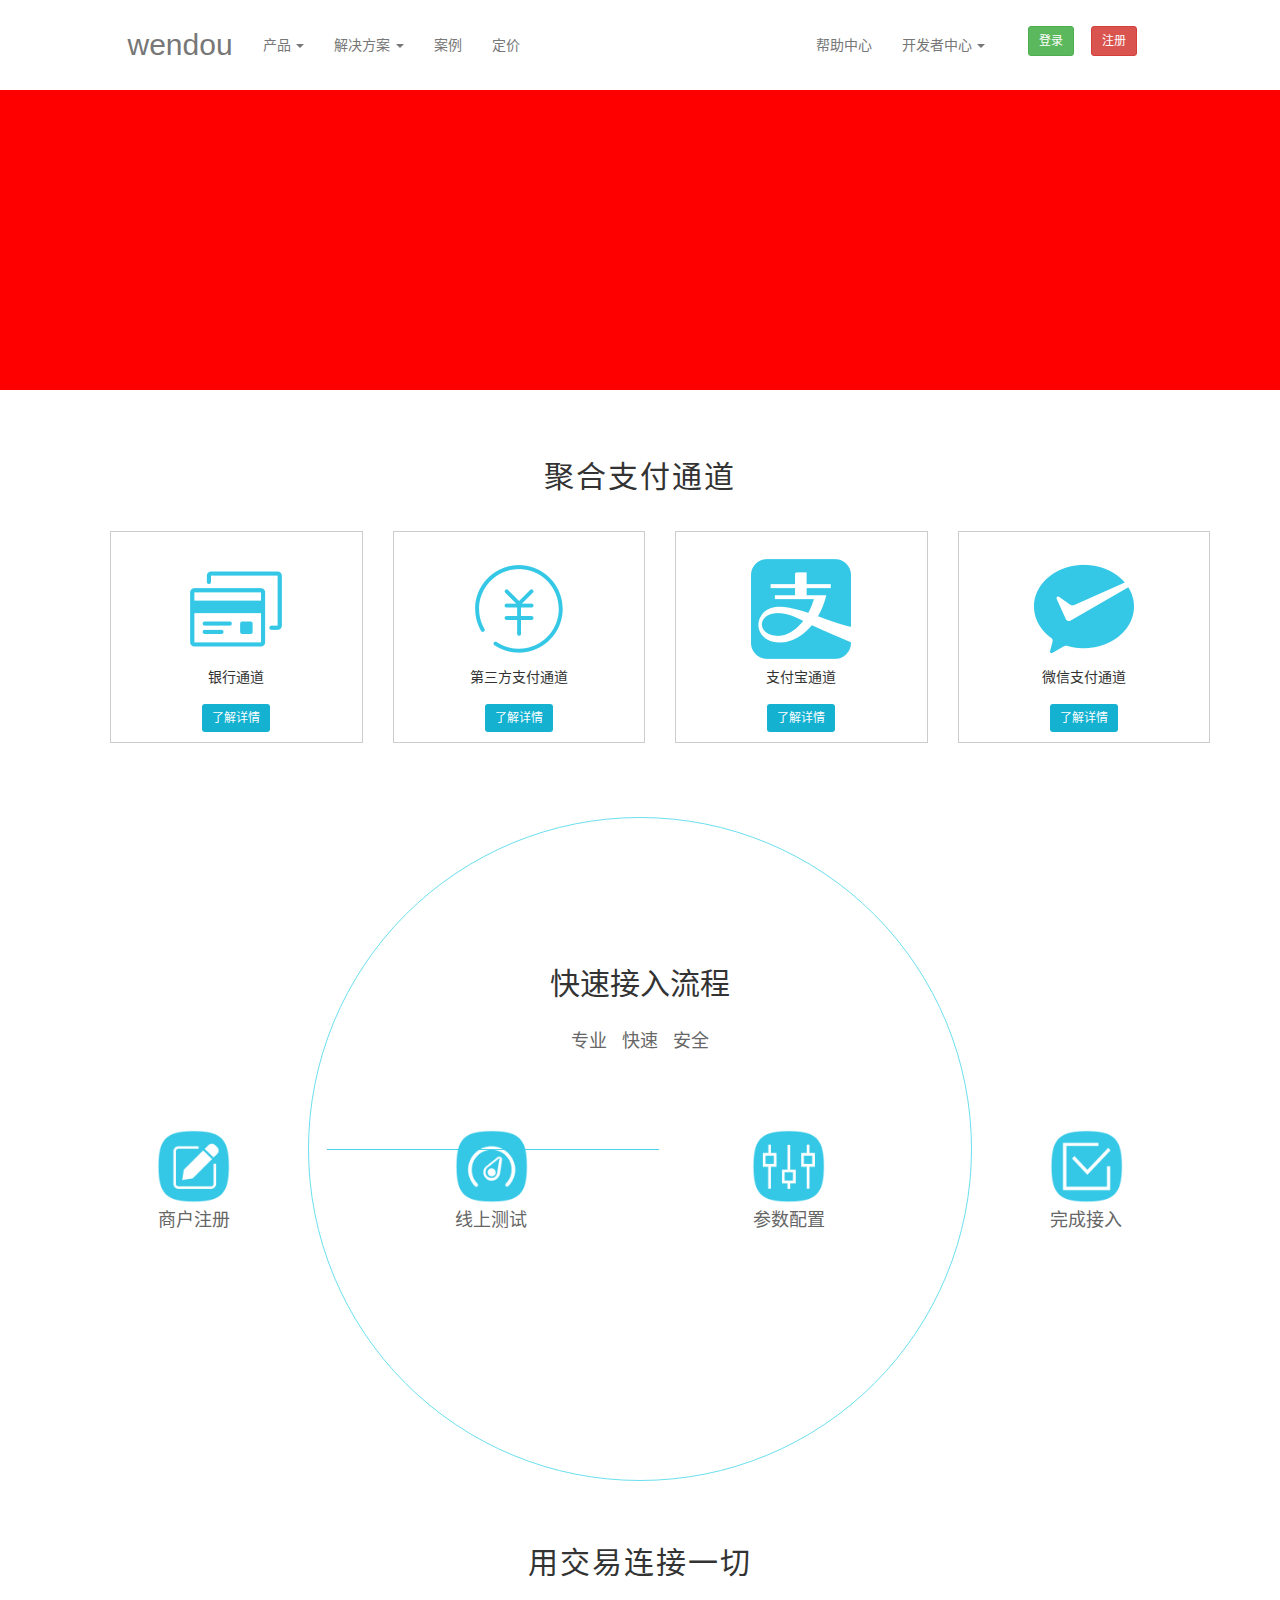
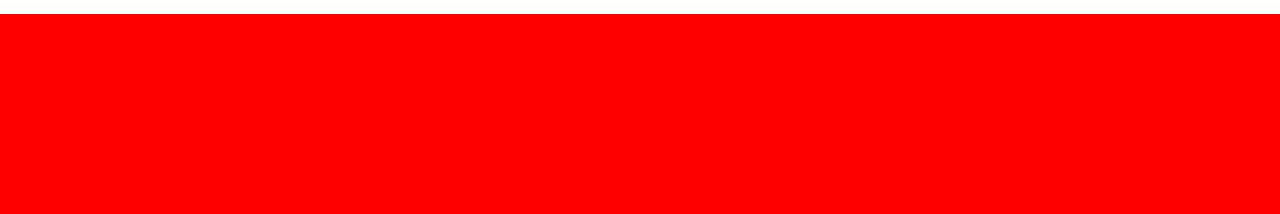
<file: wen/index.html>
<!DOCTYPE html>
<html lang="zh-CN">
  <head>
    <meta charset="utf-8">
    <title>北京问斗网络科技有限公司</title>
    <!-- <meta http-equiv="X-UA-Compatible" content="IE=edge"> -->
    <meta http-equiv="X-UA-Compatible" content="IE=edge,chrome=1" />
     <meta name="keywords" content="问斗,支付SDK,支付开发,支付接入,聚合支付,支付,app支付,移动应用支付,支付平台,在线支付,游戏支付,网上支付,网络支付,统一支付平台,手机支付平台,手机支付,手机网上支付,快捷支付,一键支付,电子支付,安全支付,第三方支付接口,支付宝支付,支付宝接口,移动支付,在线支付,第三方支付,支付平台,银联支付,银联在线支付,银联快捷支付,银行支付,网银支付平台,网银支付,pos支付,app支付,支付接口,支付API,支付宝接口,微信支付接口,银联支付接口,支付云服务,微信红包,红包SDK,微信支付,支付宝支付"/>
    <meta name="viewport" content="width=device-width, initial-scale=1">
    <meta name="theme-color" content="#ffffff">
    <link href="./css/bootstrap.min.css" rel="stylesheet">
    <link rel="stylesheet" href="./css/index.css">
   <!--  <link rel="stylesheet" href="./css/app.css"> -->

    <script src="./js/jquery-3.2.1.min.js"></script>
    <script src="./js/bootstrap.min.js"></script>
    <script src="./js/index.js"></script>
    <script src="./js/app.js"></script>
  </head>
  <body>
    <!-- 导航  -->
    <nav class="navbar navbar-default" id="nav">
        <div class="container-fluid">
            <!-- Brand and toggle get grouped for better mobile display -->
            <div class="navbar-header" id="navHeader">
              <button type="button" class="navbar-toggle collapsed" data-toggle="collapse" data-target="#bs-example-navbar-collapse-1" aria-expanded="false">
                <span class="sr-only"></span>
                <span class="icon-bar"></span>
                <span class="icon-bar"></span>
                <span class="icon-bar"></span>
              </button>
              <a class="navbar-brand" href="#" style="font-size:30px;">
                  wendou
              </a>
            </div>

            <!-- Collect the nav links, forms, and other content for toggling -->
            <div class="collapse navbar-collapse" id="bs-example-navbar-collapse-1">
                  <ul class="nav navbar-nav" >
                    <li class="dropdown">
                      <a href="#" class="dropdown-toggle" data-toggle="dropdown" role="button" aria-haspopup="true" aria-expanded="false">产品 <span class="caret"></span></a>
                      <ul class="dropdown-menu">
                        <li><a href="#">聚合支付</a></li>
                        <li><a href="#">会员系统</a></li>
                        <li><a href="#">多级商户系统</a></li>
                        <li><a href="#">资金存管</a></li>
                        <li><a href="#">区块链优惠券</a></li>
                      </ul>
                    </li>
                    <li class="dropdown">
                      <a href="#" class="dropdown-toggle" data-toggle="dropdown" role="button" aria-haspopup="true" aria-expanded="false">解决方案 <span class="caret"></span></a>
                      <ul class="dropdown-menu">
                        <li><a href="#">跨境支付</a></li>
                        <li><a href="#">多级代理分销</a></li>
                        <li><a href="#">多门店系统</a></li>
                        <li><a href="#">新零售</a></li>                        
                      </ul>
                    </li>
                    <li><a href="#">案例</a></li>
                    <li><a href="#">定价</a></li>
                  </ul>
                  <ul class="nav navbar-nav navbar-right">
                    <li><a href="#">帮助中心</a></li>
                    <li class="dropdown">
                      <a href="#" class="dropdown-toggle" data-toggle="dropdown" role="button" aria-haspopup="true" aria-expanded="false">开发者中心 <span class="caret"></span></a>
                      <ul class="dropdown-menu">
                        <li><a href="#">开发指南</a></li>
                        <li><a href="#">API 文档</a></li>
                        <li><a href="#">SDK 下载</a></li>
                        <li><a href="#">开发者社区</a></li>
                      </ul>
                    </li>
                    <li>
                      <div class="col-sm-10 col-sm-offset-2">
                        <a class="btn btn-success btn-outline btn-sm" href="">
                          登录
                        </a>
                      </div>
                    </li>
                    <li>
                      <div class="col-sm-10 ">
                        <a class="btn btn-danger btn-outline btn-sm" href="">
                          注册
                        </a>
                      </div>
                    </li>
                    <li class="show1"><a href="#">登录</a></li>
                    <li class="show1"><a href="#">注册</a></li>
                  </ul>
            </div>
        </div>
    </nav>
    <!-- end -->

    <!-- 轮播图 -->
     <!-- <section class="hero fullheight lun">
          <div class="row align-center">
              <div class="small-12 medium-9 large-9 ">
                  <div class="row">
                      <div class="small-12 medium-5 columns align-self-middle">
                          <div class="hero-scene-intro">
                              <div class="viewport hide-for-small-only">
                                  <ul class="hero-scene-text" >
                                      <li>
                                          <h1 class="title" data-t="index.hero.scene.transfer">1 个小时<br>拥有余额功能</h1>
                                          <h4 class="intro" data-t="index.hero.subheading">实现红包、优惠券等应用场景。</h4>
                                          <p>
                                              <a href="https://www.pingxx.com/account" class="button cta" data-t="index.hero.cta">了解会员账户系统 →</a>
                                          </p>
                                      </li>
                                      <li>
                                          <h1 class="title" data-t="index.hero.scene.offline">1 个工程师接入<br>多级商户系统</h1>
                                          <h4 class="intro" data-t="index.hero.subheading">实现高效灵活的分润管理。</h4>
                                          <p>
                                              <a href="https://www.pingxx.com/platform" class="button cta" data-t="index.hero.cta">了解多级商户系统 →</a>
                                          </p>
                                      </li>
                                      <li>
                                          <h1 class="title" data-t="index.hero.scene.web">快速打通<br>跨境支付</h1>
                                          <h4 class="intro" data-t="index.hero.subheading">让外贸电商在线支付更便捷。</h4>
                                          <p>
                                              <a href="https://www.pingxx.com/cross_border" class="button cta" data-t="index.hero.cta">了解跨境支付 →</a>
                                          </p>
                                      </li>
                                      <li>
                                          <h1 class="title" data-t="index.hero.scene.app">7 行代码<br>接入支付</h1>
                                          <h4 class="intro" data-t="index.hero.subheading">覆盖所有主流支付渠道及分期渠道。</h4>
                                          <p>
                                              <a href="https://www.pingxx.com/products" class="button cta" data-t="index.hero.cta">了解聚合支付 →</a>
                                          </p>
                                      </li>
                                      <li>
                                          <h1 class="title" data-t="index.hero.scene.transfer">1 个小时<br>拥有余额功能</h1>
                                          <h4 class="intro" data-t="index.hero.subheading">实现红包、优惠券等应用场景。</h4>
                                          <p>
                                              <a href="https://www.pingxx.com/account" class="button cta" data-t="index.hero.cta">了解会员账户系统 →</a>
                                          </p>
                                      </li>
                                  </ul>
                              </div>
      
                              <div>
                                  <h1 class="title show-for-small-only phone-title" style="display: none;">1 个小时<br>拥有余额功能</h1>
                                  <h1 class="title show-for-small-only phone-title" style="display: none;">1 个工程师接入<br>多级商户系统</h1>
                                  <h1 class="title show-for-small-only phone-title" style="display: block;">快速打通<br>跨境支付</h1>
                                  <h1 class="title show-for-small-only phone-title" style="display: none;">7 行代码<br>接入支付</h1>
                              </div>
                          </div>
                      </div>
                  </div>
              </div>
          </div>
          <div class="row align-center slide-line-box">
      
              <div class="large-9 columns hide-for-small-only slide-line">
                  <div class="row  medium-up-4 large-up-4 align-middle">
                      <div class="column slide-line-active" id="slideLine1">
                          <div class="bg-line">
                              <div class="active-line"></div>
                          </div>
                          <div class="line-desc">
                              图1
                              会员账户系统
                          </div>
                      </div>
                      <div class="column" id="slideLine2">
                          <div class="bg-line">
                              <div class="active-line"></div>
                          </div>
                          <div class="line-desc">
                              图2
                              多级商户系统
                          </div>
                      </div>
                      <div class="column" id="slideLine3">
                          <div class="bg-line">
                              <div class="active-line"></div>
                          </div>
                          <div class="line-desc">
                              图3
                              跨境支付
                          </div>
                      </div>
                      <div class="column" id="slideLine4">
                          <div class="bg-line">
                              <div class="active-line"></div>
                          </div>
                          <div class="line-desc">
                              图3
                              聚合支付
                          </div>
                      </div>
                  </div>
              </div>
          </div>
     </section> -->
    <div style="height:300px;background:red;width:100%;">
      
    </div>
    <!-- end -->
    <!-- 支付通道 -->
    <div class="col-sm-12 payloads">
      <h2>聚合支付通道</h2>
      <div class="loads container text-center" style="margin-top:3%;">
        <ul class="row ">
          <li class="col-xs-6 col-sm-6 col-md-3 col-lg-3 ">
            <div class="imglist1">
                <img src="./imgs/card.png" alt="">
                <p>银行通道</p>
                <a href="" class="btn btn-sm ">了解详情</a>
            </div>
          </li>
          <li class="col-xs-6 col-sm-6 col-md-3 col-lg-3 ">
            <div class="imglist1">
                <img src="./imgs/pay.png" alt="">
                <p>第三方支付通道</p>
                <a href="" class="btn btn-sm ">了解详情</a>
            </div>
          </li>
          <li class="col-xs-6 col-sm-6 col-md-3 col-lg-3 ">
            <div class="imglist1">
                <img src="./imgs/zhifu.png" alt="">
                <p>支付宝通道</p>
                <a href="" class="btn btn-sm ">了解详情</a>
            </div>
          </li>
          <li class="col-xs-6 col-sm-6 col-md-3 col-lg-3 ">
            <div class="imglist1">
                <img src="./imgs/weixin.png" alt="">
                <p>微信支付通道</p>
                <a href="" class="btn btn-sm ">了解详情</a>
            </div>
          </li>
        </ul>
      </div>
    </div>
    <!-- end -->
    <!-- 快速支付 -->
    <div class="quick col-sm-12">
      <div class="quick-clock">
        <div class="hour">
        </div>
        <div class="minute">
        </div>
        <div class="second">
        </div>
      </div>
      <div class="quick-content col-sm-12">
        <div class="word col-sm-4 col-sm-offset-4">
          <h2>快速接入流程</h2>
          <p>
            专业 &nbsp;&nbsp;快速 &nbsp;&nbsp;安全
          </p>
        </div>         
        <ul class="col-sm-12">
          <li class="col-sm-3">
            <div class="col-sm-6 col-sm-offset-3">
              <img src="./imgs/pic1.png" alt="">
            </div>              
            <p class="col-sm-12">商户注册</p>
          </li>
          <li class="col-sm-3">
            <div class="col-sm-6 col-sm-offset-3">
              <img src="./imgs/pic2.png" alt="">
            </div>   
            <p class="col-sm-12">线上测试</p>
          </li>
          <li class="col-sm-3">
            <div class="col-sm-6 col-sm-offset-3">
                <img src="./imgs/pic3.png" alt="">
            </div>
            <p class="col-sm-12">参数配置</p>
          </li>
          <li class="col-sm-3">
            <div class="col-sm-6 col-sm-offset-3">
                <img src="./imgs/pic4.png" alt="">
            </div>
            <p class="col-sm-12">完成接入</p>
          </li>
        </ul>
      </div>
    </div>  
    <div class="quickApp">
        <h3>快速接入流程</h3>
        <p>
          专业 &nbsp;&nbsp;快速 &nbsp;&nbsp;安全
        </p>         
        <ul>
          <li>
            <img src="./imgs/pic1.png" alt="">      
            <small>商户注册</small>
          </li>
           <li>
            <img src="./imgs/pic2.png" alt="">      
            <small>线上测试</small>
          </li>
           <li>
            <img src="./imgs/pic3.png" alt="">      
            <small>参数配置</small>
          </li>
           <li>
            <img src="./imgs/pic4.png" alt="">      
            <small>完成接入</small>
          </li>
         
        </ul>
    </div>
    <!-- end -->
    <!-- 用交易连接一切 -->
    <div class="line col-sm-12 col-sx-12">
      <h2>用交易连接一切</h2>
      <p></p>
    </div>
    <!-- end -->
    <div class="footer col-sm-12">
     
    </div>
  </body>
</script>
</html>
</file>
<file: wen/css/index.css>
/*公共样式*/
.show{display:block;}
.none{display: none;}
.move1{margin-right:8%;}
li{list-style: none;}
/*导航条*/
.navbar-default{background:white;border:none;}
.navbar{padding-top:20px;}
#navHeader{margin-left:9%;}
.navbar-default .navbar-nav>.open>a, .navbar-default .navbar-nav>.open>a:focus, .navbar-default .navbar-nav>.open>a:hover {color: #14b1d1;background-color:white;}
.navbar-default .navbar-nav>li>a:hover{color:#14b1d1;}
.navbar-right div.col-sm-10{margin-top:8%;}
.hero.fullheight{height:500px;}
.navbar-right div.col-sm-10{display: block;}
.navbar-right li.show1{display:none;}
.hero.fullheight{height:0!important;}

/*.hero{width:100%;background:url('../imgs/banner.jpg');}*/
/*.fullheight{height:500px!important;background:red;}*/

/*支付通道*/
.payloads{width:100%;}
.payloads h2{padding-top:4%;text-align: center;letter-spacing: 2px;font-weight: 500;}
.row .imglist1{border:1px solid #ccc;padding:2rem 0 1rem 0;width:100%;}
.row .imglist1 img{width:40%;margin-top:3%;}
.row .imglist1 p{margin-top:3%;}
.payloads .btn{background-color:#14b1d1;border:#14b1d1;color:white;margin-top:3%;}
.payloads .imglist1:hover{border-color:#14b1d1;box-shadow: 2px 2px 5px #14b1d1;
}

/*快速接入*/
.quickApp{display: none;}
.quick {height:666px;position:relative;padding-bottom:0;margin-top:5%;}
.quick .quick-clock {position:absolute;left:50%;top:0;width:664px;height:664px;border:1px solid #6bdfee;margin-left:-332px;border-radius:100%;}
.quick .quick-clock div {position:absolute;top:331px;left:0;height:1px;line-height:0;font-size:0;right:332px;transform-origin:100% center;-webkit-transform-origin:100% center;-moz-transform-origin:100% center;-ms-transform-origin:100% center;}
.quick .quick-clock div:before {position:absolute;top:0;right:-20px;content:'';}
.quick .hour {-webkit-animation:clock-hours 518400s linear infinite both;-moz-animation:clock-hours 518400s linear infinite both;-ms-animation:clock-hours 518400s linear infinite both;animation:clock-hours 518400s linear infinite both;}
.quick .hour:before {left:143px;border-top:1px solid #49ffdd;}
.quick .minute {
	-webkit-animation:clockminute 3600s linear infinite both;
	-moz-animation:clockminute 3600s linear infinite both;
	-ms-animation:clockminute 3600s linear infinite both;
	animation:clockminute 3600s linear infinite both
}
.quick .minute:before {left:36px;border-top:1px solid #5affe1;}
.quick .second {-webkit-animation:clock-sec 40s linear infinite both;-moz-animation:clock-sec 40s linear infinite both;-ms-animation:clock-sec 40s linear infinite both;animation:clock-sec 40s linear infinite both;}
.quick .second:before {left:18px;border-top:1px solid #4bd1ec;}
.quick .quick-content {/*background:red;*/text-align:center;}
.quick .quick-content .word p{font-size: 18px;color: #666;margin: 29px 0 70px;}
.quick .quick-content .word h2 {padding-top:130px;}
.quick-content ul li{font-size: 18px; color: #666;/*background:pink;*/}
.quick-content ul li img{width:80%;}
@-webkit-keyframes clock-hours {
	0% {
	-webkit-transform:rotate(415deg) translate3d(0,0,0);
	-moz-transform:rotate(415deg) translate3d(0,0,0);
	-ms-transform:rotate(415deg) translate3d(0,0,0);
	transform:rotate(415deg) translate3d(0,0,0)
}
100% {
	-webkit-transform:rotate(450deg) translate3d(0,0,0);
	-moz-transform:rotate(450deg) translate3d(0,0,0);
	-ms-transform:rotate(450deg) translate3d(0,0,0);
	transform:rotate(450deg) translate3d(0,0,0)
}
}@keyframes clock-hours {
	0% {
	-webkit-transform:rotate(415deg) translate3d(0,0,0);
	-moz-transform:rotate(415deg) translate3d(0,0,0);
	-ms-transform:rotate(415deg) translate3d(0,0,0);
	transform:rotate(415deg) translate3d(0,0,0)
}
100% {
	-webkit-transform:rotate(450deg) translate3d(0,0,0);
	-moz-transform:rotate(450deg) translate3d(0,0,0);
	-ms-transform:rotate(450deg) translate3d(0,0,0);
	transform:rotate(450deg) translate3d(0,0,0)
}
}@-webkit-keyframes clockminute {
	0% {
	-webkit-transform:rotate(390deg) translate3d(0,0,0);
	-moz-transform:rotate(390deg) translate3d(0,0,0);
	-ms-transform:rotate(390deg) translate3d(0,0,0);
	transform:rotate(390deg) translate3d(0,0,0)
}
100% {
	-webkit-transform:rotate(450deg) translate3d(0,0,0);
	-moz-transform:rotate(450deg) translate3d(0,0,0);
	-ms-transform:rotate(450deg) translate3d(0,0,0);
	transform:rotate(450deg) translate3d(0,0,0)
}
}@keyframes clockminute {
	0% {
	-webkit-transform:rotate(390deg) translate3d(0,0,0);
	-moz-transform:rotate(390deg) translate3d(0,0,0);
	-ms-transform:rotate(390deg) translate3d(0,0,0);
	transform:rotate(390deg) translate3d(0,0,0)
}
100% {
	-webkit-transform:rotate(450deg) translate3d(0,0,0);
	-moz-transform:rotate(450deg) translate3d(0,0,0);
	-ms-transform:rotate(450deg) translate3d(0,0,0);
	transform:rotate(450deg) translate3d(0,0,0)
}
}@-webkit-keyframes clock-sec {
	0% {
	-webkit-transform:rotate(90deg) translate3d(0,0,0);
	-moz-transform:rotate(90deg) translate3d(0,0,0);
	-ms-transform:rotate(90deg) translate3d(0,0,0);
	transform:rotate(90deg) translate3d(0,0,0)
}
100% {
	-webkit-transform:rotate(450deg) translate3d(0,0,0);
	-moz-transform:rotate(450deg) translate3d(0,0,0);
	-ms-transform:rotate(450deg) translate3d(0,0,0);
	transform:rotate(450deg) translate3d(0,0,0)
}
}@keyframes clock-sec {
	0% {
	-webkit-transform:rotate(90deg) translate3d(0,0,0);
	-moz-transform:rotate(90deg) translate3d(0,0,0);
	-ms-transform:rotate(90deg) translate3d(0,0,0);
	transform:rotate(90deg) translate3d(0,0,0)
}
100% {
	-webkit-transform:rotate(450deg) translate3d(0,0,0);
	-moz-transform:rotate(450deg) translate3d(0,0,0);
	-ms-transform:rotate(450deg) translate3d(0,0,0);
	transform:rotate(450deg) translate3d(0,0,0)
}
}

/*end*/
/*用交易连接一切*/
.line{text-align: center;}
.line h2{letter-spacing: 2px;font-weight: 500;margin-top:5%;}
/*end*/
/*底部*/
.footer{width:100%;height:200px;background:red;margin-top:2%;}
@media screen and (max-width:768px) {
	/*导航条*/
    #navHeader{margin-left:-1%;}
    .navbar{padding-top:0;margin-bottom: -11px;}
	.navbar-default{background-color: #f8f8f8;border-color: #e7e7e7;}
	.navbar-right div.col-sm-10{margin-top:2%;display: none;}
	.navbar-right li.show1{display:block;}
	/*支付通道*/
	.quickApp{display: block;}
	.row .imglist1{margin-top:4%;}
	.payloads .row{padding:0;margin:0;}
	.col-xs-6{padding-left:5px;padding-right: 5px;}
	.quick{display: none;}
	.quickApp{text-align: center;}
	.quickApp h3{letter-spacing: 2px;font-weight: 500;padding-top:4%;}
	.quickApp ul{width:100%;overflow: hidden;padding: 0;}
	.quickApp li {width:23%;float:left;margin-left:1.5%;}
	.quickApp li img{width:90%;margin-left:5%;}
}
</file>
